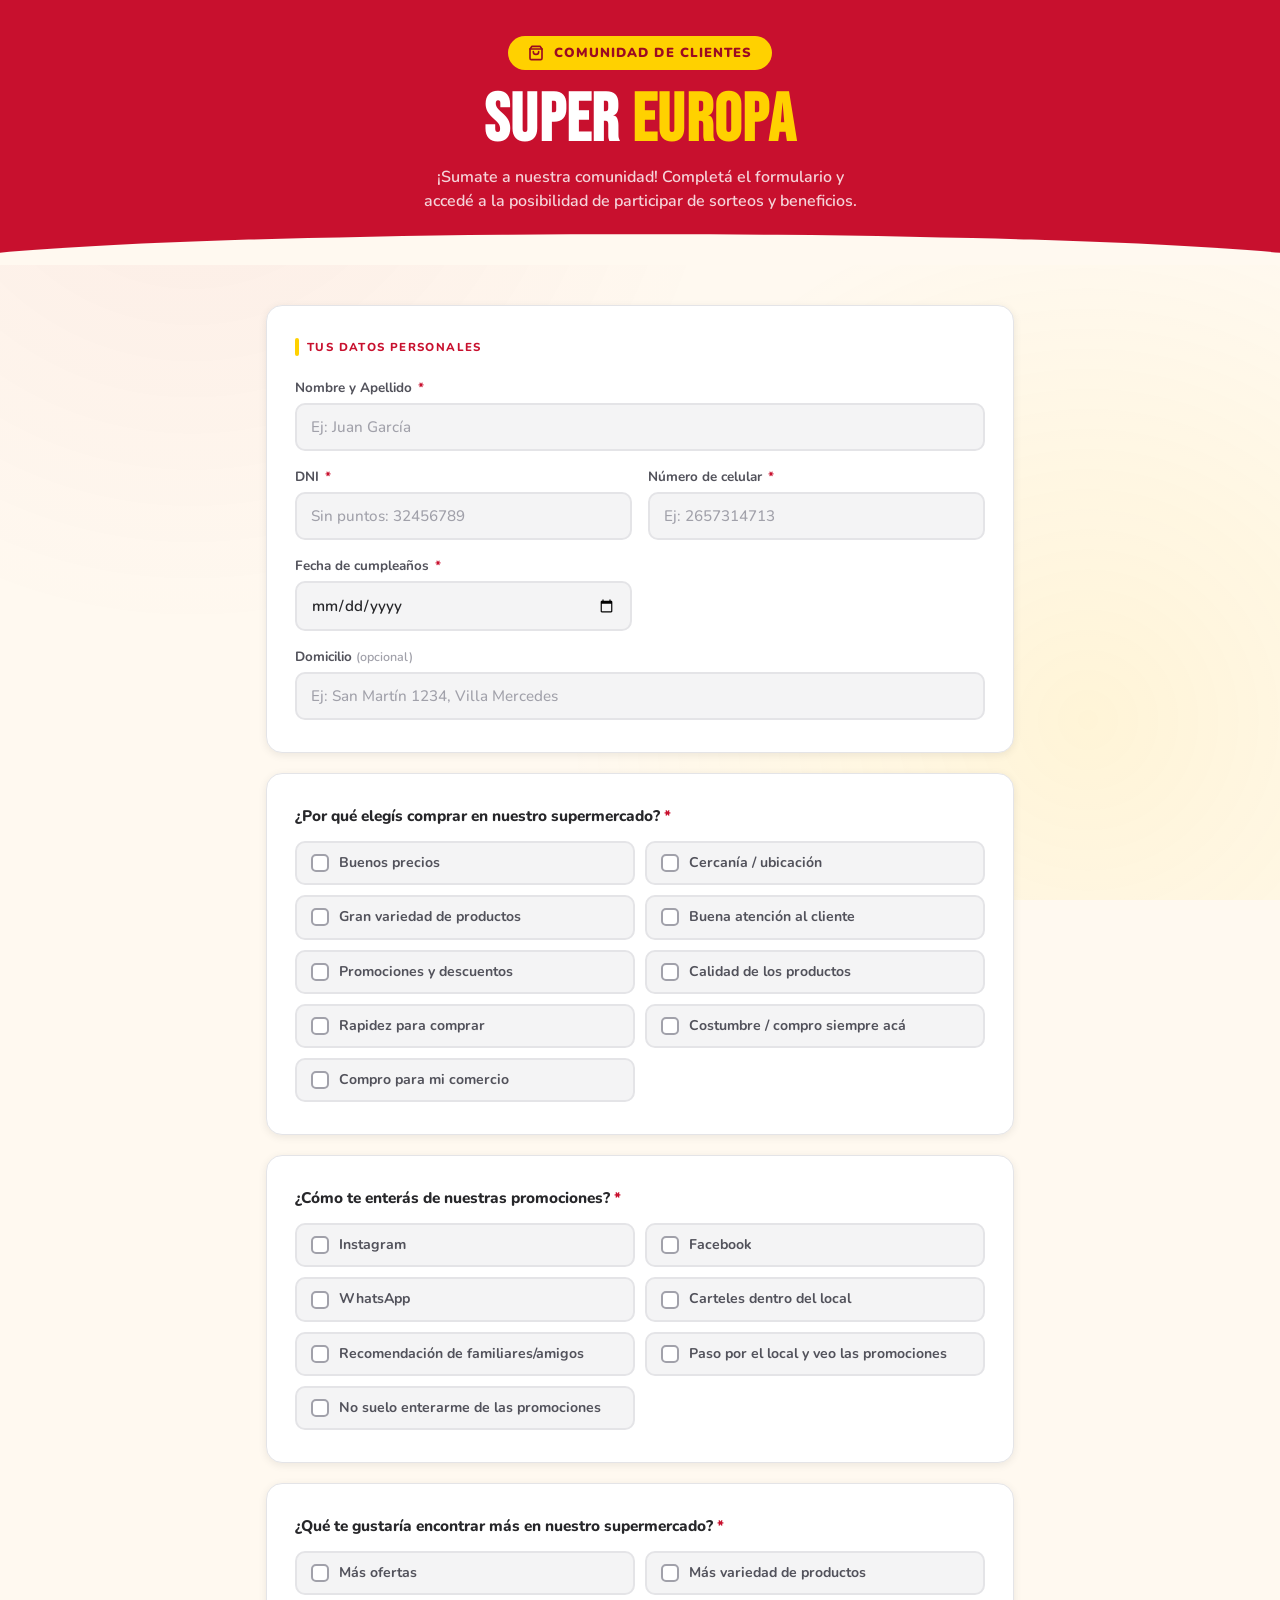
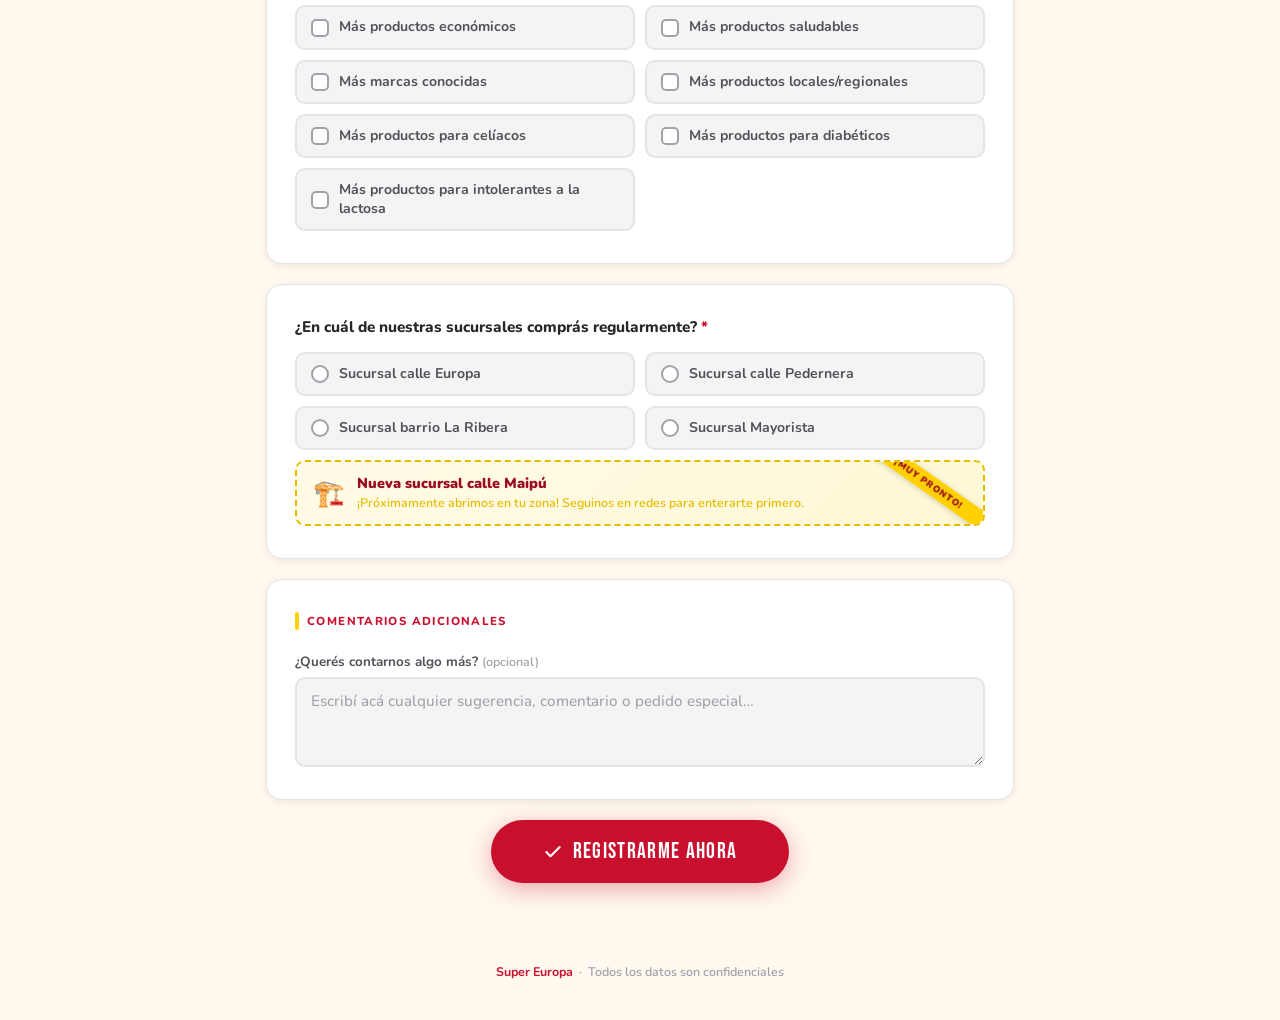
<file: index.html>
<!DOCTYPE html>
<html lang="es">

<head>
    <meta charset="UTF-8" />
    <meta name="viewport" content="width=device-width, initial-scale=1.0" />
    <title>Registro de Clientes — Super Europa</title>
    <link rel="preconnect" href="https://fonts.googleapis.com" />
    <link rel="preconnect" href="https://fonts.gstatic.com" crossorigin />
    <link rel="icon" type="image/x-icon" href="favicon.ico" />
    <link href="https://fonts.googleapis.com/css2?family=Bebas+Neue&family=Nunito:wght@400;600;700;800;900&display=swap"
        rel="stylesheet" />
    <link rel="stylesheet" href="./css/index.css" />
</head>

<body>

    <!-- HEADER -->
    <header class="header">
        <div class="header-inner">
            <div class="logo-badge">
                <svg viewBox="0 0 24 24" fill="none" stroke="currentColor" stroke-width="2.5" stroke-linecap="round"
                    stroke-linejoin="round">
                    <path d="M6 2 3 6v14a2 2 0 0 0 2 2h14a2 2 0 0 0 2-2V6l-3-4z" />
                    <line x1="3" y1="6" x2="21" y2="6" />
                    <path d="M16 10a4 4 0 0 1-8 0" />
                </svg>
                Comunidad de clientes
            </div>
            <h1 class="header-title">SUPER <span>EUROPA</span></h1>
            <p class="header-sub">¡Sumate a nuestra comunidad! Completá el formulario y accedé a la posibilidad de
                participar de sorteos y beneficios.</p>
        </div>
    </header>

    <!-- FORM -->
    <div class="wrapper">
        <form id="clientForm" novalidate>

            <!-- DATOS PERSONALES -->
            <div class="card">
                <div class="card-title">Tus datos personales</div>
                <div class="form-grid">
                    <div class="field full">
                        <label for="nombre">Nombre y Apellido <span class="req">*</span></label>
                        <input type="text" id="nombre" name="nombre" placeholder="Ej: Juan García"
                            autocomplete="name" />
                    </div>
                    <div class="field">
                        <label for="dni">DNI <span class="req">*</span></label>
                        <input type="text" id="dni" name="dni" placeholder="Sin puntos: 32456789" maxlength="9"
                            inputmode="numeric" />
                    </div>
                    <div class="field">
                        <label for="celular">Número de celular <span class="req">*</span></label>
                        <input type="text" id="celular" name="celular" placeholder="Ej: 2657314713" inputmode="tel" />
                    </div>
                    <div class="field">
                        <label for="fechaNac">Fecha de cumpleaños <span class="req">*</span></label>
                        <input type="date" id="fechaNac" name="fechaNac" />
                    </div>
                    <div class="field full">
                        <label for="domicilio">Domicilio <span class="opt">(opcional)</span></label>
                        <input type="text" id="domicilio" name="domicilio"
                            placeholder="Ej: San Martín 1234, Villa Mercedes" autocomplete="street-address" />
                    </div>

                </div>
            </div>

            <!-- PREGUNTA 1 -->
            <div class="card">
                <p class="q-label">¿Por qué elegís comprar en nuestro supermercado? <span class="req">*</span></p>
                <div class="check-grid">
                    <div class="check-item">
                        <input type="checkbox" id="p1_1" name="p1" value="Buenos precios">
                        <label for="p1_1">Buenos precios</label>
                    </div>
                    <div class="check-item">
                        <input type="checkbox" id="p1_2" name="p1" value="Cercanía / ubicación">
                        <label for="p1_2">Cercanía / ubicación</label>
                    </div>
                    <div class="check-item">
                        <input type="checkbox" id="p1_3" name="p1" value="Gran variedad de productos">
                        <label for="p1_3">Gran variedad de productos</label>
                    </div>
                    <div class="check-item">
                        <input type="checkbox" id="p1_4" name="p1" value="Buena atención al cliente">
                        <label for="p1_4">Buena atención al cliente</label>
                    </div>
                    <div class="check-item">
                        <input type="checkbox" id="p1_5" name="p1" value="Promociones y descuentos">
                        <label for="p1_5">Promociones y descuentos</label>
                    </div>
                    <div class="check-item">
                        <input type="checkbox" id="p1_6" name="p1" value="Calidad de los productos">
                        <label for="p1_6">Calidad de los productos</label>
                    </div>
                    <div class="check-item">
                        <input type="checkbox" id="p1_7" name="p1" value="Rapidez para comprar">
                        <label for="p1_7">Rapidez para comprar</label>
                    </div>
                    <div class="check-item">
                        <input type="checkbox" id="p1_8" name="p1" value="Costumbre / compro siempre acá">
                        <label for="p1_8">Costumbre / compro siempre acá</label>
                    </div>
                    <div class="check-item">
                        <input type="checkbox" id="p1_9" name="p1" value="Compro para mi comercio">
                        <label for="p1_9">Compro para mi comercio</label>
                    </div>
                </div>
            </div>

            <!-- PREGUNTA 2 -->
            <div class="card">
                <p class="q-label">¿Cómo te enterás de nuestras promociones? <span class="req">*</span></p>
                <div class="check-grid">
                    <div class="check-item">
                        <input type="checkbox" id="p2_1" name="p2" value="Instagram">
                        <label for="p2_1">Instagram</label>
                    </div>
                    <div class="check-item">
                        <input type="checkbox" id="p2_2" name="p2" value="Facebook">
                        <label for="p2_2">Facebook</label>
                    </div>
                    <div class="check-item">
                        <input type="checkbox" id="p2_3" name="p2" value="WhatsApp">
                        <label for="p2_3">WhatsApp</label>
                    </div>
                    <div class="check-item">
                        <input type="checkbox" id="p2_4" name="p2" value="Carteles dentro del local">
                        <label for="p2_4">Carteles dentro del local</label>
                    </div>
                    <div class="check-item">
                        <input type="checkbox" id="p2_5" name="p2" value="Recomendación de familiares/amigos">
                        <label for="p2_5">Recomendación de familiares/amigos</label>
                    </div>
                    <div class="check-item">
                        <input type="checkbox" id="p2_6" name="p2" value="Paso por el local y veo las promociones">
                        <label for="p2_6">Paso por el local y veo las promociones</label>
                    </div>
                    <div class="check-item">
                        <input type="checkbox" id="p2_7" name="p2" value="No suelo enterarme de las promociones">
                        <label for="p2_7">No suelo enterarme de las promociones</label>
                    </div>
                </div>
            </div>

            <!-- PREGUNTA 3 -->
            <div class="card">
                <p class="q-label">¿Qué te gustaría encontrar más en nuestro supermercado? <span class="req">*</span>
                </p>
                <div class="check-grid">
                    <div class="check-item">
                        <input type="checkbox" id="p3_1" name="p3" value="Más ofertas">
                        <label for="p3_1">Más ofertas</label>
                    </div>
                    <div class="check-item">
                        <input type="checkbox" id="p3_2" name="p3" value="Más variedad de productos">
                        <label for="p3_2">Más variedad de productos</label>
                    </div>
                    <div class="check-item">
                        <input type="checkbox" id="p3_3" name="p3" value="Más productos económicos">
                        <label for="p3_3">Más productos económicos</label>
                    </div>
                    <div class="check-item">
                        <input type="checkbox" id="p3_4" name="p3" value="Más productos saludables">
                        <label for="p3_4">Más productos saludables</label>
                    </div>
                    <div class="check-item">
                        <input type="checkbox" id="p3_5" name="p3" value="Más marcas conocidas">
                        <label for="p3_5">Más marcas conocidas</label>
                    </div>
                    <div class="check-item">
                        <input type="checkbox" id="p3_6" name="p3" value="Más productos locales/regionales">
                        <label for="p3_6">Más productos locales/regionales</label>
                    </div>
                    <div class="check-item">
                        <input type="checkbox" id="p3_7" name="p3" value="Más productos para celíacos">
                        <label for="p3_7">Más productos para celíacos</label>
                    </div>
                    <div class="check-item">
                        <input type="checkbox" id="p3_8" name="p3" value="Más productos para diabéticos">
                        <label for="p3_8">Más productos para diabéticos</label>
                    </div>
                    <div class="check-item">
                        <input type="checkbox" id="p3_9" name="p3" value="Más productos para intolerantes a la lactosa">
                        <label for="p3_9">Más productos para intolerantes a la lactosa</label>
                    </div>
                </div>
            </div>

            <!-- PREGUNTA 4 -->
            <div class="card">
                <p class="q-label">¿En cuál de nuestras sucursales comprás regularmente? <span class="req">*</span></p>
                <div class="check-grid">
                    <div class="check-item">
                        <input type="radio" id="p4_1" name="p4" value="HIPER">
                        <label for="p4_1">Sucursal calle Europa</label>
                    </div>
                    <div class="check-item">
                        <input type="radio" id="p4_2" name="p4" value="CENTRO">
                        <label for="p4_2">Sucursal calle Pedernera</label>
                    </div>
                    <div class="check-item">
                        <input type="radio" id="p4_3" name="p4" value="RIBERA">
                        <label for="p4_3">Sucursal barrio La Ribera</label>
                    </div>
                    <div class="check-item">
                        <input type="radio" id="p4_4" name="p4" value="MAYORISTA">
                        <label for="p4_4">Sucursal Mayorista</label>
                    </div>
                    <!-- PROMO: nueva sucursal Maipú — no seleccionable -->
                    <div class="check-item-promo">
                        <div class="promo-card">
                            <div class="promo-icon">🏗️</div>
                            <div class="promo-text">
                                <strong>Nueva sucursal calle Maipú</strong>
                                <span>¡Próximamente abrimos en tu zona! Seguinos en redes para enterarte primero.</span>
                            </div>
                        </div>
                    </div>
                </div>
            </div>

            <!-- COMENTARIOS -->
            <div class="card">
                <div class="card-title">Comentarios adicionales</div>
                <div class="field">
                    <label for="comentarios">¿Querés contarnos algo más? <span class="opt">(opcional)</span></label>
                    <textarea id="comentarios" name="comentarios"
                        placeholder="Escribí acá cualquier sugerencia, comentario o pedido especial…"></textarea>
                </div>
            </div>

            <!-- SUBMIT -->
            <div class="submit-wrap">
                <button type="submit" class="btn-submit" id="btnSubmit">
                    <svg width="20" height="20" viewBox="0 0 24 24" fill="none" stroke="currentColor" stroke-width="2.5"
                        stroke-linecap="round" stroke-linejoin="round">
                        <polyline points="20 6 9 17 4 12" />
                    </svg>
                    REGISTRARME AHORA
                </button>
            </div>

        </form>
    </div>

    <div class="footer">
        <strong>Super Europa</strong> &nbsp;·&nbsp; Todos los datos son confidenciales
    </div>

    <!-- LOADING OVERLAY -->
    <div class="overlay" id="loadingOverlay">
        <div class="spinner-box">
            <div class="spinner"></div>
            <p class="spinner-text">Guardando tu registro…</p>
        </div>
    </div>

    <!-- MODAL -->
    <div class="modal-overlay" id="modalOverlay">
        <div class="modal" id="modal">
            <div class="modal-icon" id="modalIcon"></div>
            <h2 class="modal-title" id="modalTitle"></h2>
            <p class="modal-msg" id="modalMsg"></p>
            <ul class="modal-errors" id="modalErrors" style="display:none;"></ul>
            <button class="btn-modal" id="modalBtn" onclick="closeModal()"></button>
        </div>
    </div>

    <script src="./js/index.js"></script>
</body>

</html>
</file>
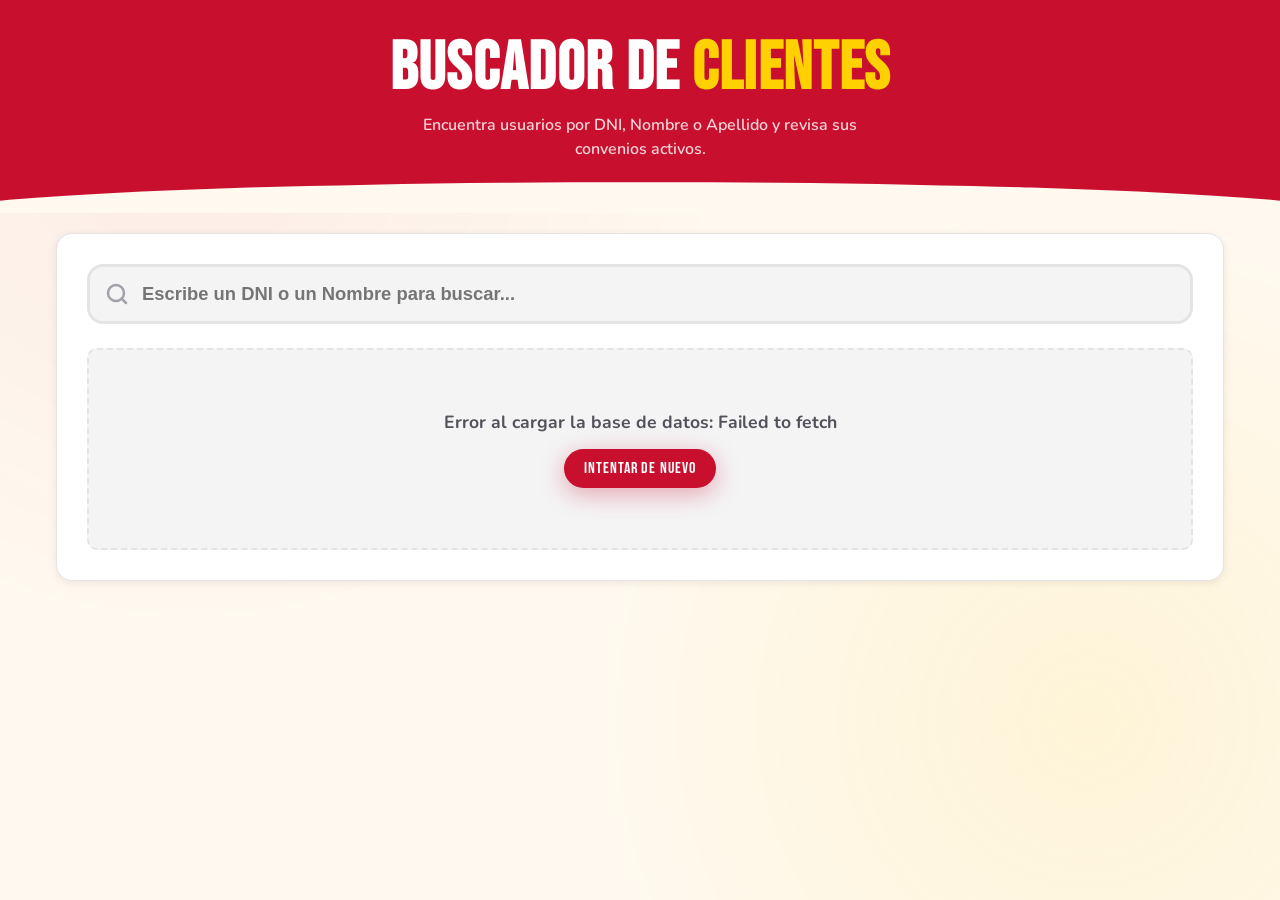
<file: pages/buscadorClientes.html>
<!DOCTYPE html>
<html lang="es">

<head>
    <meta charset="UTF-8" />
    <meta name="viewport" content="width=device-width, initial-scale=1.0" />
    <title>Buscador de Clientes — Super Europa</title>
    <link rel="preconnect" href="https://fonts.googleapis.com" />
    <link rel="preconnect" href="https://fonts.gstatic.com" crossorigin />
    <link rel="icon" type="image/x-icon" href="../favicon.ico" />
    <link href="https://fonts.googleapis.com/css2?family=Bebas+Neue&family=Nunito:wght@400;600;700;800;900&display=swap"
        rel="stylesheet" />
    <link rel="stylesheet" href="../css/index.css" />
    <link rel="stylesheet" href="../css/buscadorClientes.css" />
</head>

<body>

    <!-- HEADER -->
    <header class="header">
        <div class="header-inner">
            <h1 class="header-title">BUSCADOR DE <span>CLIENTES</span></h1>
            <p class="header-sub">Encuentra usuarios por DNI, Nombre o Apellido y revisa sus convenios activos.</p>
        </div>
    </header>

    <!-- MAIN -->
    <div class="wrapper search-wrapper">
        <div class="card search-card">
            <div class="search-bar">
                <svg width="24" height="24" viewBox="0 0 24 24" fill="none" stroke="currentColor" stroke-width="2.5"
                    stroke-linecap="round" stroke-linejoin="round">
                    <circle cx="11" cy="11" r="8"></circle>
                    <line x1="21" y1="21" x2="16.65" y2="16.65"></line>
                </svg>
                <input type="text" id="searchInput" placeholder="Escribe un DNI o un Nombre para buscar..."
                    autocomplete="off" disabled />
            </div>

            <div id="loadingState" class="state-box">
                <div class="spinner"></div>
                <p>Cargando base de datos de clientes y convenios...</p>
            </div>

            <div id="errorState" class="state-box" style="display: none;">
                <p id="errorText">Error al cargar los datos.</p>
                <button onclick="location.reload()" class="btn-submit"
                    style="padding: 10px 20px; font-size: 1rem; margin-top: 15px;">Intentar de nuevo</button>
            </div>

            <div id="emptyState" class="state-box" style="display: none;">
                <p>No se encontraron clientes que coincidan con la búsqueda.</p>
            </div>

            <div class="table-responsive" id="tableContainer" style="display: none;">
                <table class="table-clientes">
                    <thead>
                        <tr>
                            <th width="5%">ID</th>
                            <th width="20%">Nombre y Apellido</th>
                            <th width="10%">DNI</th>
                            <th width="15%">Teléfono</th>
                            <th width="12%">Nacimiento</th>
                            <th width="18%">Domicilio</th>
                            <th width="20%">Convenio / Descuento</th>
                        </tr>
                    </thead>
                    <tbody id="tableBody">
                        <!-- Filled by JS -->
                    </tbody>
                </table>
            </div>
        </div>
    </div>

    <script src="../js/buscadorClientes.js"></script>
</body>

</html>
</file>
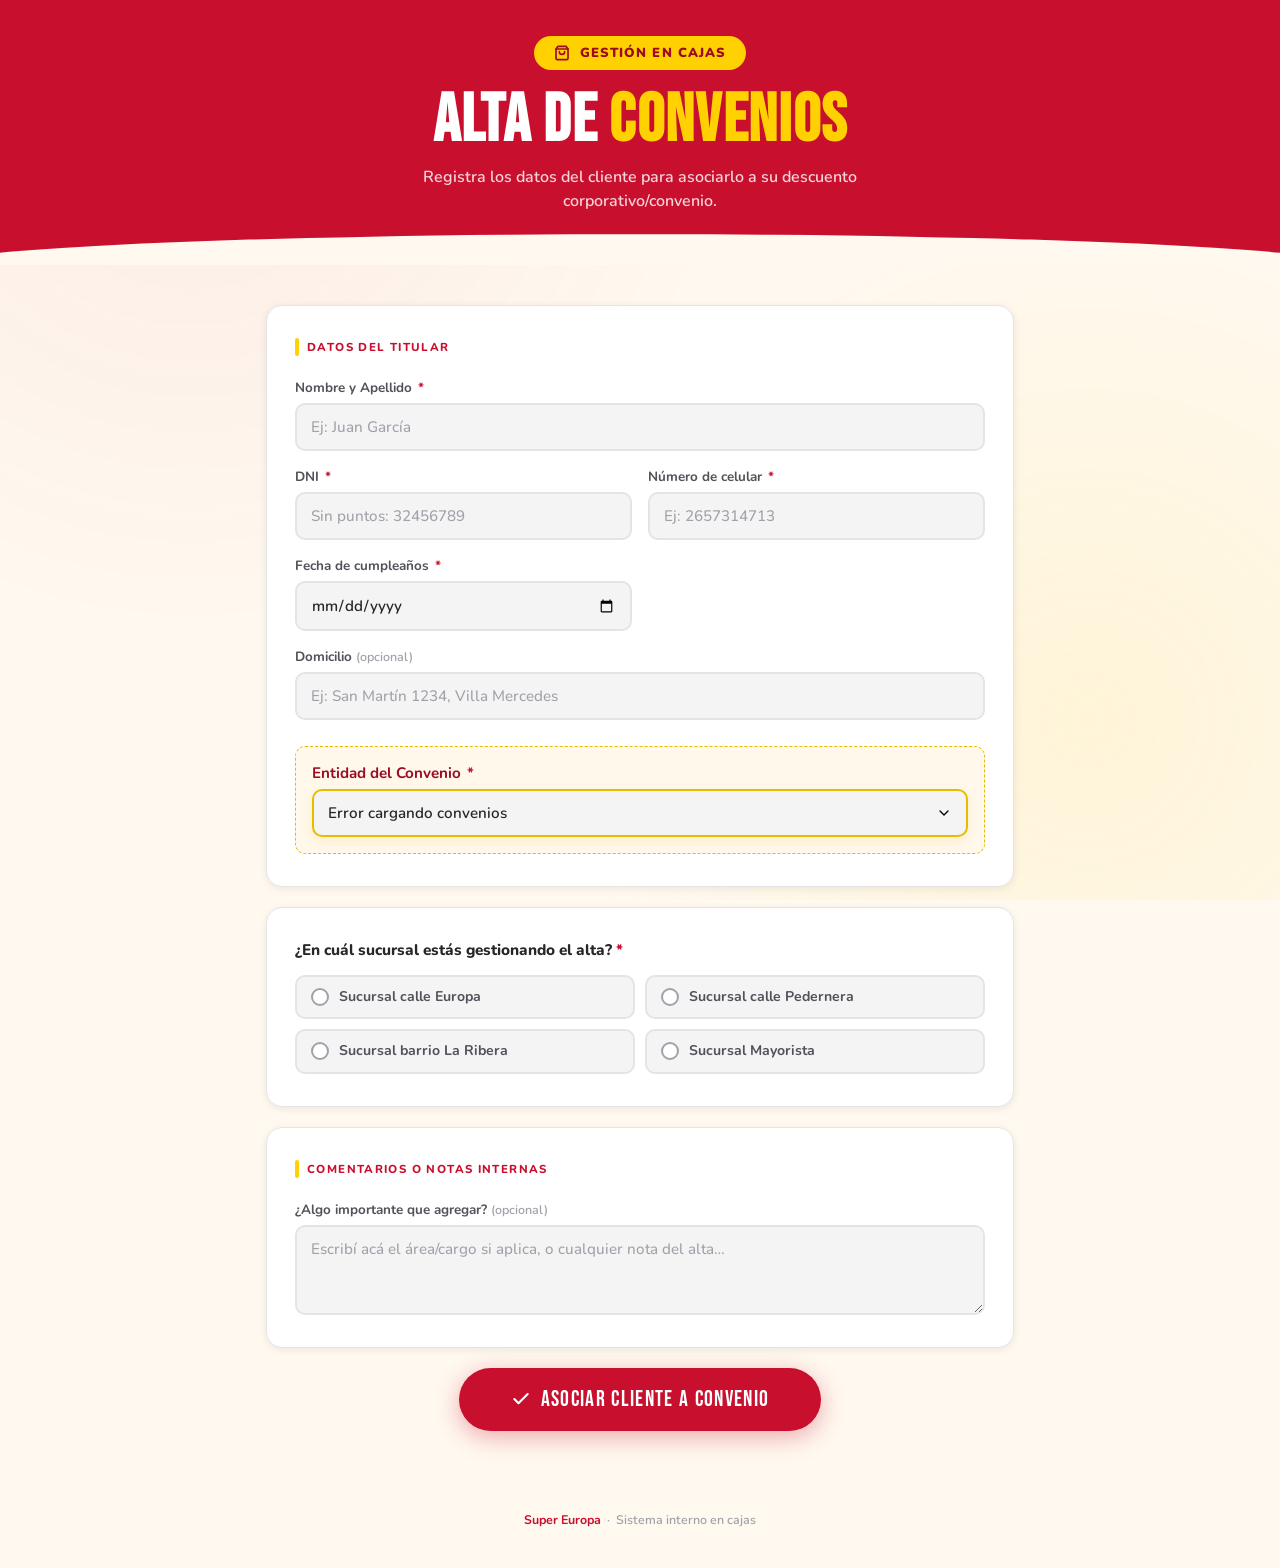
<file: pages/formConvenios.html>
<!DOCTYPE html>
<html lang="es">

<head>
    <meta charset="UTF-8" />
    <meta name="viewport" content="width=device-width, initial-scale=1.0" />
    <title>Alta de Convenios — Super Europa</title>
    <link rel="preconnect" href="https://fonts.googleapis.com" />
    <link rel="preconnect" href="https://fonts.gstatic.com" crossorigin />
    <link rel="icon" type="image/x-icon" href="../favicon.ico" />
    <link href="https://fonts.googleapis.com/css2?family=Bebas+Neue&family=Nunito:wght@400;600;700;800;900&display=swap"
        rel="stylesheet" />
    <link rel="stylesheet" href="../css/index.css" />
    <link rel="stylesheet" href="../css/formConvenios.css" /> <!-- Optional layout tweaks -->
</head>

<body>

    <!-- HEADER -->
    <header class="header">
        <div class="header-inner">
            <div class="logo-badge">
                <svg viewBox="0 0 24 24" fill="none" stroke="currentColor" stroke-width="2.5" stroke-linecap="round"
                    stroke-linejoin="round">
                    <path d="M6 2 3 6v14a2 2 0 0 0 2 2h14a2 2 0 0 0 2-2V6l-3-4z" />
                    <line x1="3" y1="6" x2="21" y2="6" />
                    <path d="M16 10a4 4 0 0 1-8 0" />
                </svg>
                Gestión en cajas
            </div>
            <h1 class="header-title">ALTA DE <span>CONVENIOS</span></h1>
            <p class="header-sub">Registra los datos del cliente para asociarlo a su descuento corporativo/convenio.</p>
        </div>
    </header>

    <!-- FORM -->
    <div class="wrapper">
        <form id="clientForm" novalidate>

            <!-- DATOS PERSONALES -->
            <div class="card">
                <div class="card-title">Datos del Titular</div>
                <div class="form-grid">
                    <div class="field full">
                        <label for="nombre">Nombre y Apellido <span class="req">*</span></label>
                        <input type="text" id="nombre" name="nombre" placeholder="Ej: Juan García"
                            autocomplete="name" />
                    </div>
                    <div class="field">
                        <label for="dni">DNI <span class="req">*</span></label>
                        <input type="text" id="dni" name="dni" placeholder="Sin puntos: 32456789" maxlength="9"
                            inputmode="numeric" />
                    </div>
                    <div class="field">
                        <label for="celular">Número de celular <span class="req">*</span></label>
                        <input type="text" id="celular" name="celular" placeholder="Ej: 2657314713" inputmode="tel" />
                    </div>
                    <div class="field">
                        <label for="fechaNac">Fecha de cumpleaños <span class="req">*</span></label>
                        <input type="date" id="fechaNac" name="fechaNac" />
                    </div>
                    <div class="field full">
                        <label for="domicilio">Domicilio <span class="opt">(opcional)</span></label>
                        <input type="text" id="domicilio" name="domicilio"
                            placeholder="Ej: San Martín 1234, Villa Mercedes" autocomplete="street-address" />
                    </div>
                    <!-- CONVENIO DROPDOWN -->
                    <div class="field full highlight-field">
                        <label for="convenio">Entidad del Convenio <span class="req">*</span></label>
                        <select id="convenio" name="convenio" required>
                            <option value="">Cargando convenios...</option>
                        </select>
                    </div>

                </div>
            </div>

            <!-- PREGUNTA 4 (SUCURSAL) -->
            <div class="card">
                <p class="q-label">¿En cuál sucursal estás gestionando el alta? <span class="req">*</span></p>
                <div class="check-grid">
                    <div class="check-item">
                        <input type="radio" id="p4_1" name="p4" value="HIPER">
                        <label for="p4_1">Sucursal calle Europa</label>
                    </div>
                    <div class="check-item">
                        <input type="radio" id="p4_2" name="p4" value="CENTRO">
                        <label for="p4_2">Sucursal calle Pedernera</label>
                    </div>
                    <div class="check-item">
                        <input type="radio" id="p4_3" name="p4" value="RIBERA">
                        <label for="p4_3">Sucursal barrio La Ribera</label>
                    </div>
                    <div class="check-item">
                        <input type="radio" id="p4_4" name="p4" value="MAYORISTA">
                        <label for="p4_4">Sucursal Mayorista</label>
                    </div>
                </div>
            </div>

            <!-- COMENTARIOS -->
            <div class="card">
                <div class="card-title">Comentarios o Notas Internas</div>
                <div class="field">
                    <label for="comentarios">¿Algo importante que agregar? <span class="opt">(opcional)</span></label>
                    <textarea id="comentarios" name="comentarios"
                        placeholder="Escribí acá el área/cargo si aplica, o cualquier nota del alta…"></textarea>
                </div>
            </div>

            <!-- SUBMIT -->
            <div class="submit-wrap">
                <button type="submit" class="btn-submit" id="btnSubmit">
                    <svg width="20" height="20" viewBox="0 0 24 24" fill="none" stroke="currentColor" stroke-width="2.5"
                        stroke-linecap="round" stroke-linejoin="round">
                        <polyline points="20 6 9 17 4 12" />
                    </svg>
                    ASOCIAR CLIENTE A CONVENIO
                </button>
            </div>

        </form>
    </div>

    <div class="footer">
        <strong>Super Europa</strong> &nbsp;·&nbsp; Sistema interno en cajas
    </div>

    <!-- LOADING OVERLAY -->
    <div class="overlay" id="loadingOverlay">
        <div class="spinner-box">
            <div class="spinner"></div>
            <p class="spinner-text">Guardando alta corporativa…</p>
        </div>
    </div>

    <!-- MODAL -->
    <div class="modal-overlay" id="modalOverlay">
        <div class="modal" id="modal">
            <div class="modal-icon" id="modalIcon"></div>
            <h2 class="modal-title" id="modalTitle"></h2>
            <p class="modal-msg" id="modalMsg"></p>
            <ul class="modal-errors" id="modalErrors" style="display:none;"></ul>
            <button class="btn-modal" id="modalBtn" onclick="closeModal()"></button>
        </div>
    </div>

    <script src="../js/formConvenios.js"></script>
</body>

</html>
</file>
<file: css/index.css>
/* ── VARIABLES ──────────────────────────────────────── */
:root {
    --red: #C8102E;
    --red-dark: #9B0B22;
    --red-light: #f5e6e8;
    --yellow: #FFD100;
    --yellow-dk: #e6bc00;
    --white: #FFFFFF;
    --off-white: #FFF9F0;
    --gray-100: #F4F4F5;
    --gray-200: #E4E4E7;
    --gray-400: #A1A1AA;
    --gray-600: #52525B;
    --gray-800: #27272A;
    --shadow-sm: 0 2px 8px rgba(0, 0, 0, .08);
    --shadow-md: 0 6px 24px rgba(0, 0, 0, .12);
    --shadow-lg: 0 16px 48px rgba(0, 0, 0, .18);
    --radius: 16px;
    --radius-sm: 10px;
}

/* ── RESET & BASE ───────────────────────────────────── */
*,
*::before,
*::after {
    box-sizing: border-box;
    margin: 0;
    padding: 0;
}

body {
    font-family: 'Nunito', sans-serif;
    background: var(--off-white);
    color: var(--gray-800);
    min-height: 100vh;
    overflow-x: hidden;
}

/* ── BACKGROUND PATTERN ─────────────────────────────── */
body::before {
    content: '';
    position: fixed;
    inset: 0;
    background-image:
        radial-gradient(circle at 15% 10%, rgba(200, 16, 46, .06) 0%, transparent 40%),
        radial-gradient(circle at 85% 80%, rgba(255, 209, 0, .10) 0%, transparent 40%);
    pointer-events: none;
    z-index: 0;
}

/* ── HEADER ─────────────────────────────────────────── */
.header {
    background: var(--red);
    padding: 0;
    position: relative;
    overflow: hidden;
}

.header::after {
    content: '';
    position: absolute;
    bottom: -1px;
    left: 0;
    right: 0;
    height: 32px;
    background: var(--off-white);
    clip-path: ellipse(55% 100% at 50% 100%);
}

.header-inner {
    max-width: 780px;
    margin: 0 auto;
    padding: 36px 24px 52px;
    text-align: center;
    position: relative;
    z-index: 1;
    animation: fadeUp .5s ease both;
}

.logo-badge {
    display: inline-flex;
    align-items: center;
    gap: 10px;
    background: var(--yellow);
    color: var(--red-dark);
    padding: 8px 20px;
    border-radius: 100px;
    font-weight: 900;
    font-size: .82rem;
    letter-spacing: .08em;
    text-transform: uppercase;
    margin-bottom: 18px;
}

.logo-badge svg {
    width: 16px;
    height: 16px;
    flex-shrink: 0;
}

.header-title {
    font-family: 'Bebas Neue', sans-serif;
    font-size: clamp(2.8rem, 7vw, 4.2rem);
    color: var(--white);
    line-height: 1;
    letter-spacing: .02em;
    margin-bottom: 10px;
}

.header-title span {
    color: var(--yellow);
}

.header-sub {
    color: rgba(255, 255, 255, .82);
    font-size: 1rem;
    font-weight: 600;
    max-width: 440px;
    margin: 0 auto;
    line-height: 1.5;
}

/* ── MAIN WRAPPER ───────────────────────────────────── */
.wrapper {
    position: relative;
    z-index: 1;
    max-width: 780px;
    margin: 0 auto;
    padding: 40px 16px 80px;
}

/* ── CARDS ──────────────────────────────────────────── */
.card {
    background: var(--white);
    border-radius: var(--radius);
    box-shadow: var(--shadow-sm);
    padding: 32px 28px;
    margin-bottom: 20px;
    border: 1.5px solid var(--gray-200);
    transition: box-shadow .2s ease;
}

.card:hover {
    box-shadow: var(--shadow-md);
}

.card:nth-child(1) { animation: fadeUp .45s .10s ease both; }
.card:nth-child(2) { animation: fadeUp .45s .18s ease both; }
.card:nth-child(3) { animation: fadeUp .45s .26s ease both; }
.card:nth-child(4) { animation: fadeUp .45s .34s ease both; }
.card:nth-child(5) { animation: fadeUp .45s .42s ease both; }
.card:nth-child(6) { animation: fadeUp .45s .50s ease both; }

.card-title {
    font-size: .72rem;
    font-weight: 800;
    letter-spacing: .12em;
    text-transform: uppercase;
    color: var(--red);
    margin-bottom: 22px;
    display: flex;
    align-items: center;
    gap: 8px;
}

.card-title::before {
    content: '';
    display: block;
    width: 4px;
    height: 18px;
    background: var(--yellow);
    border-radius: 2px;
    flex-shrink: 0;
}

/* ── FORM GRID ──────────────────────────────────────── */
.form-grid {
    display: grid;
    grid-template-columns: 1fr 1fr;
    gap: 16px;
}

.form-grid .full {
    grid-column: 1 / -1;
}

@media (max-width: 560px) {
    .form-grid {
        grid-template-columns: 1fr;
    }

    .form-grid .full {
        grid-column: 1;
    }

    .card {
        padding: 24px 18px;
    }
}

/* ── FIELD ──────────────────────────────────────────── */
.field {
    display: flex;
    flex-direction: column;
    gap: 6px;
}

.field label {
    font-size: .84rem;
    font-weight: 700;
    color: var(--gray-600);
}

.field label .opt {
    font-weight: 600;
    color: var(--gray-400);
    font-size: .78rem;
}

.field label .req {
    color: var(--red);
    margin-left: 2px;
}

.field input,
.field select,
.field textarea {
    border: 2px solid var(--gray-200);
    border-radius: var(--radius-sm);
    padding: 12px 14px;
    font-family: 'Nunito', sans-serif;
    font-size: .95rem;
    font-weight: 600;
    color: var(--gray-800);
    background: var(--gray-100);
    outline: none;
    transition: border-color .18s, background .18s, box-shadow .18s;
    width: 100%;
}

.field select {
    cursor: pointer;
    appearance: none;
    background-image: url("data:image/svg+xml;charset=UTF-8,%3csvg xmlns='http://www.w3.org/2000/svg' viewBox='0 0 24 24' fill='none' stroke='currentColor' stroke-width='2' stroke-linecap='round' stroke-linejoin='round'%3e%3cpolyline points='6 9 12 15 18 9'%3e%3c/polyline%3e%3c/svg%3e");
    background-repeat: no-repeat;
    background-position: right 14px center;
    background-size: 16px;
    padding-right: 40px;
}

.field input::placeholder,
.field select::placeholder,
.field textarea::placeholder {
    color: var(--gray-400);
    font-weight: 500;
}

.field input:focus,
.field select:focus,
.field textarea:focus {
    border-color: var(--red);
    background: var(--white);
    box-shadow: 0 0 0 4px rgba(200, 16, 46, .08);
}

.field input.error {
    border-color: var(--red);
    background: var(--red-light);
}

.field textarea {
    resize: vertical;
    min-height: 90px;
}

/* ── CHECKBOX / RADIO GROUP ─────────────────────────── */
.q-label {
    font-size: .96rem;
    font-weight: 800;
    color: var(--gray-800);
    margin-bottom: 14px;
    line-height: 1.35;
}

.q-label .req {
    color: var(--red);
}

.check-grid {
    display: grid;
    grid-template-columns: 1fr 1fr;
    gap: 10px;
}

@media (max-width: 480px) {
    .check-grid {
        grid-template-columns: 1fr;
    }
}

.check-item {
    position: relative;
}

/* Ocultar el input nativo tanto para checkbox como para radio */
.check-item input[type="checkbox"],
.check-item input[type="radio"] {
    position: absolute;
    opacity: 0;
    width: 0;
    height: 0;
    pointer-events: none;
}

.check-item label {
    display: flex;
    align-items: center;
    gap: 10px;
    padding: 11px 14px;
    border: 2px solid var(--gray-200);
    border-radius: var(--radius-sm);
    cursor: pointer;
    font-size: .88rem;
    font-weight: 700;
    color: var(--gray-600);
    background: var(--gray-100);
    transition: border-color .15s, background .15s, color .15s, transform .1s;
    line-height: 1.3;
    user-select: none;
    min-height: 44px;
}

/* Indicador visual custom (compartido) */
.check-item label::before {
    content: '';
    flex-shrink: 0;
    width: 18px;
    height: 18px;
    border: 2px solid var(--gray-400);
    background: var(--white);
    margin-top: 0;
    transition: border-color .15s, background .15s, box-shadow .15s;
    border-radius: 5px; /* default: checkbox */
}

/* Radio: indicador circular */
.check-item input[type="radio"] + label::before {
    border-radius: 50%;
}

/* Estados activos — checkbox */
.check-item input[type="checkbox"]:checked + label {
    border-color: var(--red);
    background: var(--red-light);
    color: var(--red-dark);
}

.check-item input[type="checkbox"]:checked + label::before {
    background: var(--red);
    border-color: var(--red);
    background-image: url("data:image/svg+xml,%3Csvg xmlns='http://www.w3.org/2000/svg' viewBox='0 0 12 10'%3E%3Cpolyline points='1,5 4,8.5 11,1' fill='none' stroke='white' stroke-width='2' stroke-linecap='round' stroke-linejoin='round'/%3E%3C/svg%3E");
    background-size: 10px 9px;
    background-repeat: no-repeat;
    background-position: center;
}

/* Estados activos — radio */
.check-item input[type="radio"]:checked + label {
    border-color: var(--red);
    background: var(--red-light);
    color: var(--red-dark);
}

.check-item input[type="radio"]:checked + label::before {
    background: var(--white);
    border-color: var(--red);
    box-shadow: inset 0 0 0 4px var(--red);
}

/* Hover */
.check-item label:hover {
    border-color: var(--gray-400);
    transform: translateY(-1px);
}

.check-item input:checked + label:hover {
    border-color: var(--red-dark);
}

/* ── COMING SOON PROMO ITEM ─────────────────────────── */
.check-item-promo {
    pointer-events: none;
    grid-column: 1 / -1;
}

.check-item-promo .promo-card {
    display: flex;
    align-items: center;
    gap: 12px;
    padding: 13px 16px;
    border: 2px dashed var(--yellow-dk);
    border-radius: var(--radius-sm);
    background: linear-gradient(135deg, #fffbe6 0%, #fff8d6 100%);
    position: relative;
    overflow: hidden;
}

.check-item-promo .promo-card::before {
    content: '⭐ ¡MUY PRONTO!';
    position: absolute;
    top: 8px;
    right: -20px;
    background: var(--yellow);
    color: var(--red-dark);
    font-size: .58rem;
    font-weight: 900;
    letter-spacing: .1em;
    padding: 3px 32px;
    transform: rotate(35deg);
    box-shadow: 0 1px 6px rgba(0, 0, 0, .18);
}

.promo-icon {
    font-size: 1.6rem;
    flex-shrink: 0;
    line-height: 1;
}

.promo-text {
    display: flex;
    flex-direction: column;
    gap: 2px;
}

.promo-text strong {
    font-size: .9rem;
    font-weight: 900;
    color: var(--red-dark);
    line-height: 1.2;
}

.promo-text span {
    font-size: .78rem;
    font-weight: 600;
    color: var(--yellow-dk);
}

/* ── SUBMIT BUTTON ──────────────────────────────────── */
.submit-wrap {
    text-align: center;
    margin-top: 8px;
    animation: fadeUp .45s .58s ease both;
}

.btn-submit {
    display: inline-flex;
    align-items: center;
    justify-content: center;
    gap: 10px;
    background: var(--red);
    color: var(--white);
    border: none;
    border-radius: 100px;
    padding: 18px 52px;
    font-family: 'Bebas Neue', sans-serif;
    font-size: 1.4rem;
    letter-spacing: .06em;
    cursor: pointer;
    transition: background .18s, transform .15s, box-shadow .15s;
    box-shadow: 0 6px 24px rgba(200, 16, 46, .35);
}

.btn-submit:hover:not(:disabled) {
    background: var(--red-dark);
    transform: translateY(-2px);
    box-shadow: 0 10px 32px rgba(200, 16, 46, .45);
}

.btn-submit:active:not(:disabled) {
    transform: translateY(0);
}

.btn-submit:disabled {
    cursor: not-allowed;
    opacity: .75;
}

/* ── OVERLAY + SPINNER ──────────────────────────────── */
.overlay {
    position: fixed;
    inset: 0;
    background: rgba(15, 10, 8, .65);
    backdrop-filter: blur(4px);
    -webkit-backdrop-filter: blur(4px);
    z-index: 900;
    display: flex;
    align-items: center;
    justify-content: center;
    opacity: 0;
    pointer-events: none;
    transition: opacity .25s ease;
}

.overlay.active {
    opacity: 1;
    pointer-events: all;
}

.spinner-box {
    background: var(--white);
    border-radius: var(--radius);
    padding: 40px 48px;
    text-align: center;
    box-shadow: var(--shadow-lg);
    display: flex;
    flex-direction: column;
    align-items: center;
    gap: 16px;
}

.spinner {
    width: 52px;
    height: 52px;
    border: 5px solid var(--gray-200);
    border-top-color: var(--red);
    border-radius: 50%;
    animation: spin .75s linear infinite;
}

@keyframes spin {
    to { transform: rotate(360deg); }
}

.spinner-text {
    font-size: 1rem;
    font-weight: 700;
    color: var(--gray-600);
}

/* ── MODAL ──────────────────────────────────────────── */
.modal-overlay {
    position: fixed;
    inset: 0;
    background: rgba(15, 10, 8, .65);
    backdrop-filter: blur(4px);
    -webkit-backdrop-filter: blur(4px);
    z-index: 1000;
    display: flex;
    align-items: center;
    justify-content: center;
    padding: 20px;
    opacity: 0;
    pointer-events: none;
    transition: opacity .25s ease;
}

.modal-overlay.active {
    opacity: 1;
    pointer-events: all;
}

.modal {
    background: var(--white);
    border-radius: var(--radius);
    padding: 36px 32px;
    max-width: 440px;
    width: 100%;
    text-align: center;
    box-shadow: var(--shadow-lg);
    transform: scale(.92) translateY(12px);
    transition: transform .28s cubic-bezier(.34, 1.56, .64, 1);
    position: relative;
}

.modal-overlay.active .modal {
    transform: scale(1) translateY(0);
}

.modal-icon {
    width: 72px;
    height: 72px;
    border-radius: 50%;
    display: flex;
    align-items: center;
    justify-content: center;
    margin: 0 auto 20px;
    font-size: 2rem;
}

.modal-icon.success { background: #dcfce7; }
.modal-icon.error   { background: var(--red-light); }

.modal-title {
    font-family: 'Bebas Neue', sans-serif;
    font-size: 1.9rem;
    letter-spacing: .04em;
    margin-bottom: 10px;
    color: var(--gray-800);
}

.modal-title.success { color: #16a34a; }
.modal-title.error   { color: var(--red); }

.modal-msg {
    font-size: .95rem;
    font-weight: 600;
    color: var(--gray-600);
    line-height: 1.5;
    margin-bottom: 26px;
}

.modal-errors {
    text-align: left;
    background: var(--red-light);
    border-radius: var(--radius-sm);
    padding: 14px 16px;
    margin-bottom: 22px;
}

.modal-errors li {
    font-size: .88rem;
    font-weight: 700;
    color: var(--red-dark);
    padding: 3px 0;
    list-style: none;
    display: flex;
    align-items: flex-start;
    gap: 7px;
}

.modal-errors li::before {
    content: '✕';
    flex-shrink: 0;
}

.btn-modal {
    display: inline-block;
    padding: 13px 40px;
    border-radius: 100px;
    font-family: 'Bebas Neue', sans-serif;
    font-size: 1.2rem;
    letter-spacing: .06em;
    cursor: pointer;
    border: none;
    transition: background .15s, transform .12s;
}

.btn-modal.success {
    background: #16a34a;
    color: var(--white);
    box-shadow: 0 4px 18px rgba(22, 163, 74, .3);
}

.btn-modal.success:hover {
    background: #15803d;
    transform: translateY(-1px);
}

.btn-modal.error {
    background: var(--red);
    color: var(--white);
    box-shadow: 0 4px 18px rgba(200, 16, 46, .3);
}

.btn-modal.error:hover {
    background: var(--red-dark);
    transform: translateY(-1px);
}

/* ── FOOTER ─────────────────────────────────────────── */
.footer {
    text-align: center;
    padding: 0 16px 40px;
    font-size: .78rem;
    color: var(--gray-400);
    font-weight: 600;
}

.footer strong {
    color: var(--red);
}

/* ── ENTRANCE ANIMATIONS ────────────────────────────── */
@keyframes fadeUp {
    from { opacity: 0; transform: translateY(22px); }
    to   { opacity: 1; transform: translateY(0); }
}
</file>
<file: css/buscadorClientes.css>
/* ── OVERRIDES & SEARCH LAYOUT ──────────────────────── */
.search-wrapper {
    max-width: 1200px;
    padding-top: 20px;
}

.search-card {
    padding: 30px;
}

/* ── SEARCH BAR ─────────────────────────────────────── */
.search-bar {
    position: relative;
    margin-bottom: 24px;
    display: flex;
    align-items: center;
}

.search-bar svg {
    position: absolute;
    left: 18px;
    color: var(--gray-400);
}

.search-bar input {
    width: 100%;
    border: 3px solid var(--gray-200);
    border-radius: var(--radius);
    padding: 16px 20px 16px 52px;
    font-size: 1.15rem;
    font-weight: 700;
    color: var(--gray-800);
    outline: none;
    transition: border-color .2s, box-shadow .2s;
    background: var(--yellow-light, #fffbe6);
}

.search-bar input:focus {
    border-color: var(--red);
    box-shadow: 0 0 0 6px rgba(200, 16, 46, .1);
    background: var(--white);
}

.search-bar input:disabled {
    background: var(--gray-100);
    cursor: wait;
}

/* ── STATE BOXES ────────────────────────────────────── */
.state-box {
    text-align: center;
    padding: 60px 20px;
    background: var(--gray-100);
    border-radius: var(--radius-sm);
    border: 2px dashed var(--gray-200);
    color: var(--gray-600);
    font-weight: 700;
    font-size: 1.1rem;
    display: flex;
    flex-direction: column;
    align-items: center;
}

.state-box .spinner {
    border-top-color: var(--yellow-dk);
    margin-bottom: 16px;
}

/* ── TABLE RESPONSIVE ───────────────────────────────── */
.table-responsive {
    overflow-x: auto;
    border: 2px solid var(--gray-200);
    border-radius: var(--radius-sm);
    background: var(--white);
}

.table-clientes {
    width: 100%;
    border-collapse: collapse;
    min-width: 900px;
    text-align: left;
}

.table-clientes th {
    background: var(--gray-100);
    padding: 14px 16px;
    font-family: 'Bebas Neue', sans-serif;
    font-size: 1.2rem;
    letter-spacing: .05em;
    color: var(--gray-800);
    border-bottom: 2px solid var(--gray-200);
}

.table-clientes td {
    padding: 14px 16px;
    border-bottom: 1px solid var(--gray-200);
    font-size: .95rem;
    font-weight: 600;
    color: var(--gray-600);
    vertical-align: middle;
}

.table-clientes tbody tr {
    transition: background .15s;
}

.table-clientes tbody tr:hover {
    background: #fff8f8;
}

.table-clientes tbody tr:last-child td {
    border-bottom: none;
}

.table-clientes td .primary-text {
    color: var(--gray-800);
    font-weight: 800;
    font-size: 1rem;
}

.table-clientes td .td-dni {
    font-family: monospace;
    font-size: 1.05rem;
    background: var(--gray-100);
    padding: 4px 8px;
    border-radius: 4px;
    color: var(--red-dark);
}

/* ── CONVENIO BADGE & ACORDEÓN ──────────────────────── */
.has-details {
    cursor: pointer;
}

.has-details:hover td {
    background: #fffafa; /* Highlight entire row */
}

.chevron {
    transition: transform 0.25s ease;
    vertical-align: middle;
    color: var(--gray-600);
    flex-shrink: 0;
}

.opened .chevron {
    transform: rotate(180deg);
}

/* Fila de detalles expandida */
.details-row td {
    padding: 0 !important;
    border-bottom: 2px solid var(--gray-200) !important;
    background: var(--off-white) !important;
}

.details-box {
    padding: 20px 30px;
    background: #fafafa;
    border-top: 1px dashed var(--gray-200);
    box-shadow: inset 0 3px 6px rgba(0,0,0,0.02);
}

.details-grid {
    display: grid;
    grid-template-columns: repeat(auto-fill, minmax(200px, 1fr));
    gap: 16px;
}

.d-item {
    font-size: 0.9rem;
    color: var(--gray-600);
    background: var(--white);
    padding: 10px 14px;
    border: 1px solid var(--gray-200);
    border-radius: 6px;
}

.d-item strong {
    display: block;
    color: var(--gray-800);
    margin-bottom: 4px;
    font-size: 0.75rem;
    text-transform: uppercase;
    letter-spacing: 0.05em;
}

.conv-badge {
    display: inline-flex;
    flex-direction: row;
    align-items: center;
    gap: 8px;
    flex-wrap: wrap;
}

.conv-name {
    font-weight: 800;
    color: var(--red);
    text-transform: uppercase;
    font-size: .85rem;
}

.conv-detail {
    font-size: .8rem;
    color: var(--white);
    background: var(--yellow-dk);
    padding: 3px 8px;
    border-radius: 4px;
    white-space: nowrap;
    font-weight: 700;
}

.conv-none {
    color: var(--gray-400);
    font-style: italic;
    font-weight: 500;
}

/* ── RESPONSIVE / MOBILE ────────────────────────────── */
@media (max-width: 800px) {
    .table-clientes {
        min-width: 100%;
        border: none;
    }

    .table-responsive {
        border: none;
        background: transparent;
    }

    .table-clientes thead {
        display: none;
    }

    .table-clientes tbody,
    .table-clientes tr,
    .table-clientes td {
        display: block;
        width: 100%;
    }

    .table-clientes tr {
        margin-bottom: 20px;
        background: var(--white);
        border: 2px solid var(--gray-200);
        border-radius: var(--radius-sm);
        padding: 14px 16px;
        box-shadow: 0 4px 12px rgba(0,0,0,0.04);
    }
    
    .table-clientes tr:hover {
        background: var(--white);
    }

    .table-clientes tr.details-row {
        margin-top: -22px; 
        border-top: none;
        border-top-left-radius: 0;
        border-top-right-radius: 0;
        background: var(--off-white) !important;
        padding: 0;
        box-shadow: none;
    }

    .table-clientes td {
        border: none;
        padding: 6px 0;
        min-height: auto;
        display: flex;
        flex-direction: column;
        align-items: flex-start;
        gap: 2px;
    }
    
    .table-clientes td::before {
        font-size: 0.75rem;
        font-weight: 800;
        color: var(--gray-400);
        text-transform: uppercase;
        letter-spacing: 0.05em;
    }

    .table-clientes td:nth-child(1)::before { content: "ID Cliente"; }
    .table-clientes td:nth-child(2)::before { content: "Nombre y Apellido"; }
    .table-clientes td:nth-child(3)::before { content: "DNI"; }
    .table-clientes td:nth-child(4)::before { content: "Teléfono / Celular"; }
    .table-clientes td:nth-child(5)::before { content: "Nacimiento"; }
    .table-clientes td:nth-child(6)::before { content: "Domicilio"; margin-top: 5px; }
    .table-clientes td:nth-child(7)::before { content: "Convenio / Descuento"; margin-top: 10px; }

    .table-clientes tr.details-row td {
        padding: 0;
    }
    
    .table-clientes tr.details-row td::before {
        display: none;
    }

    .search-card {
        padding: 20px 16px;
    }
    
    .search-bar input {
        font-size: 1rem;
        padding: 14px 16px 14px 44px;
    }

    .search-bar svg {
        left: 14px;
        width: 20px;
        height: 20px;
    }
    
    .details-box {
        padding: 16px;
    }
}
</file>
<file: css/formConvenios.css>
/* Custom tweaks for the Cashier Convenio Form */
.highlight-field {
    background: #fff8eb;
    padding: 16px;
    border-radius: var(--radius-sm);
    border: 1px dashed var(--yellow-dk);
    margin-top: 10px;
}

.highlight-field label {
    color: var(--red-dark);
    font-size: .95rem;
}

.highlight-field select {
    border-color: var(--yellow-dk);
    box-shadow: 0 4px 12px rgba(230, 188, 0, 0.15);
}

.highlight-field select:focus {
    border-color: var(--red);
    box-shadow: 0 0 0 4px rgba(200, 16, 46, .08);
}
</file>
